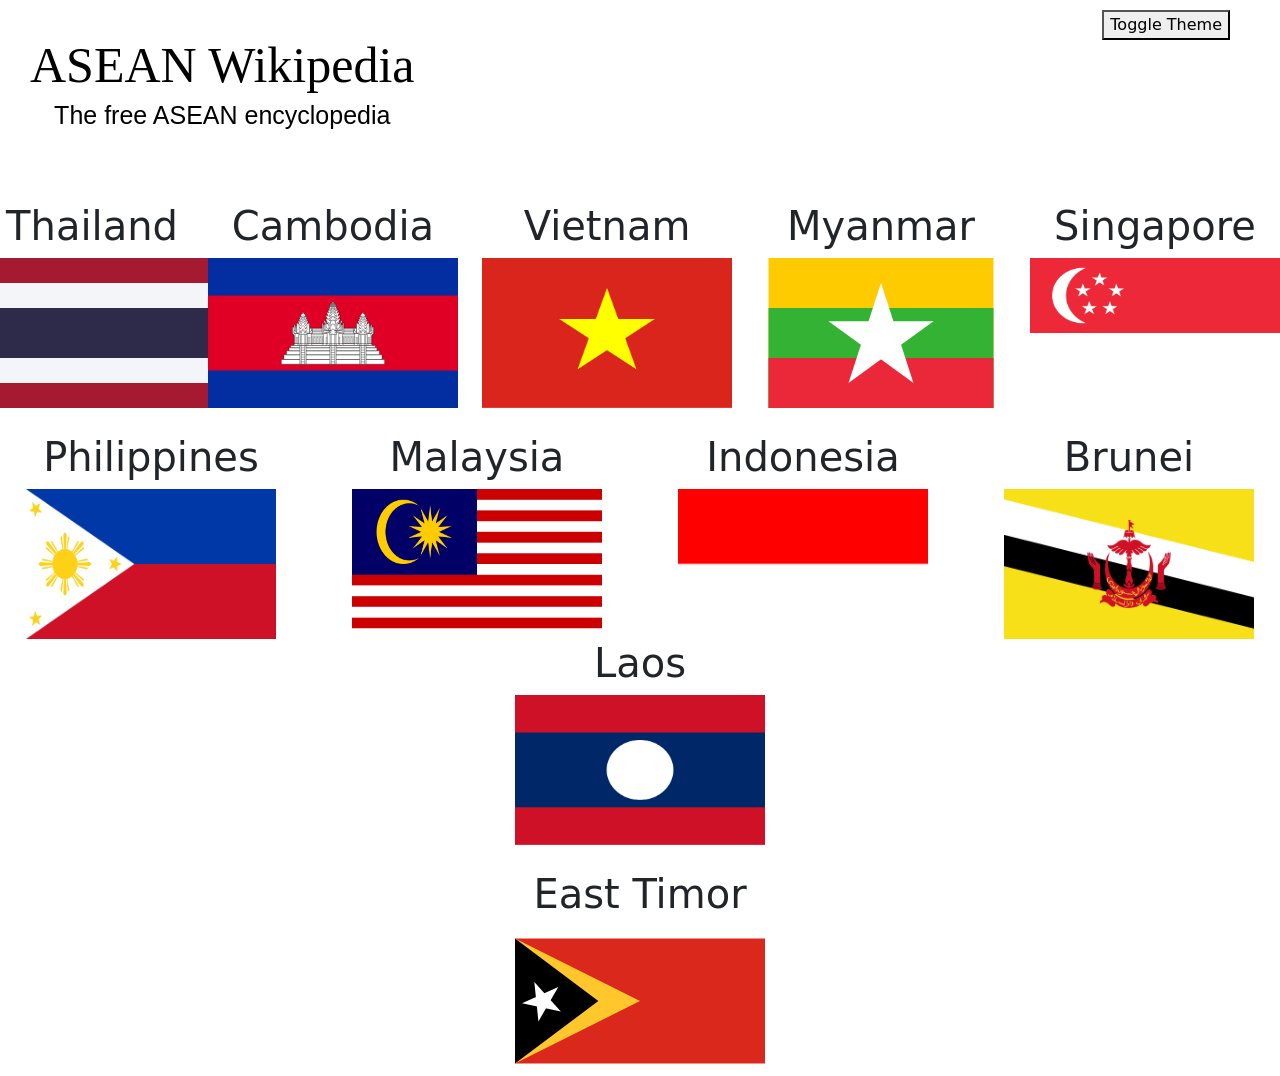
<file: index.html>
<!DOCTYPE html>
<html lang="en">
<head>
    <meta charset="UTF-8">
    <meta name="viewport" content="width=device-width, initial-scale=1.0">
    <title>ASEAN pedia</title>
     <link href="https://cdn.jsdelivr.net/npm/bootstrap@5.0.2/dist/css/bootstrap.min.css" rel="stylesheet" integrity="sha384-EVSTQN3/azprG1Anm3QDgpJLIm9Nao0Yz1ztcQTwFspd3yD65VohhpuuCOmLASjC" crossorigin="anonymous"> <!-- Bootstrap CSS -->
    <style>
        .title{
            font-family: 'Times New Roman', Times, serif;
            font-size: 50px;
            margin-top: 40px; 
            margin-left: auto;
            line-height: 0%;
        }
        .sub-title{
            font-size: 25px;
            font-family: 'Gill Sans', 'Gill Sans MT', Calibri, 'Trebuchet MS', sans-serif;
            margin-top: 0%; 
            margin-left: auto;
        }
        .flags{
            margin-left: auto;
        }
        .thailand{
            height: 100px;
            width: 100px;
            margin-right: 0%;
        }
        .placeholder{
            height: 100px;
            width: 100px;
        }
        .row1-flags{
            margin-top: 50px;
        }
        .row2-flags{
            margin-top: 25px;
        }
        .row3-flags{
            margin-top: 25px;
        }
        .theme-button{
            position: absolute;
            top: 10px;
            right: 50px;
        }
        .dark-theme {
            background-color: #000000;
            color: #ffffff;
            a {
                color: #ffffff;
            } 
        }
        .title-button{
            background-color: transparent;
            border: none;
        }
        .title-all{
            text-decoration: none;
            color: black;
            
        }
    </style>
</head>
<body>
    <button class="theme-button" onclick="toggleTheme()">Toggle Theme</button> <!-- Theme button -->
    <button class=title-button> <!-- Title and subtitle -->
      <a href="index.html" class="title-all" style="margin-left: 20px; margin-top: 20px;">
      <div class="row title">
            <p> ASEAN Wikipedia <p>
       </div>
       <div class="row sub-title">
            <p>The free ASEAN encyclopedia</p>
         </div>
     </a>
    </button>

    <div class="row row1-flags" style="text-align: center;"> <!-- Row 1 of flags -->
        <div class="col thailand">
            <h1>Thailand</h1>
            <a href="Thailand.html">
                <img src="Flags/Flag_of_Thailand.svg" alt="Flag_of_Thailand" width="250px" height="150px">
            </a>
        </div> 
        <div class="col cambodia">
            <h1>Cambodia</h1>
            <a href="Cambodia.html">
                <img src="Flags/Flag_of_Cambodia.svg" alt="Flag_of_Cambodia" width="250px" height="150px">
            </a>
        </div>
        <div class="col vietnam">
            <h1>Vietnam</h1>
            <a href="Vietnam.html">
                <img src="Flags/Flag_of_Vietnam.svg.webp" alt="Flag_of_Vietnam" width="250px" height="150px">
            </a>
        </div>
        <div class="col myanmar">
            <h1>Myanmar</h1>
            <a href="Myanmar.html">
                <img src="Flags/Flag_of_Myanmar.svg" alt="Flag_of_Myanmar" width="250px" height="150px">
            </a>    
        </div>
        <div class="col singapore">
            <h1>Singapore</h1>
            <a href="Singapore.html">
                <img src="Flags/Flag_of_Singapore.svg.webp" alt="Flag_of_Singapore" width="250px" height="150px">
            </a>
        </div>
    </div>
    <div class="row row2-flags" style="text-align: center;"> <!-- Row 2 of flags -->
        <div class="col philippines">
            <h1>Philippines</h1>
            <a href="Philippines.html">
                <img src="Flags/Flag_of_the_Philippines.svg.webp" alt="Flag_of_the_Philippines" width="250px" height="150px">
            </a>
        </div> 
        <div class="col malaysia">
         <h1>Malaysia</h1>
            <a href="Malaysia.html">
                <img src="Flags/Flag_of_Malaysia.svg.webp" alt="Flag_of_Malaysia" width="250px" height="150px">
            </a>
        </div>
        <div class="col indonesia">
            <h1>Indonesia</h1>
            <a href="Indonesia.html">
                <img src="Flags/Flag_of_Indonesia.svg.webp" alt="Flag_of_Indonesia" width="250px" height="150px">
            </a>
        </div>
        <div class="col brunei">
            <h1>Brunei</h1>
            <a href="Brunei.html">
                <img src="Flags/Flag_of_Brunei.svg.webp" alt="Flag_of_Brunei" width="250px" height="150px">
            </a>
        </div>
        <div class="col laos">
            <h1>Laos</h1>
            <a href="Laos.html">
                <img src="Flags/Flag_of_Laos.svg.webp" alt="Flag_of_Laos" width="250px" height="150px">
            </a>
        </div>
    </div>
    <div class="row row3-flags" style="text-align: center;"> <!-- Row 3 of flags -->
        <div class="col east-timor">
            <h1>East Timor</h1>
            <a href="East_Timor.html">
                <img src="Flags/Flag_of_East_Timor.svg" alt="Flag_of_East_Timor" width="250px" height="150px">
            </a>
        </div>




    <script>
        function toggleTheme() {
            document.body.classList.toggle('dark-theme'); <!-- Function to toggle between light and dark theme -->
        }
    </script>
</body>
</html>
</file>
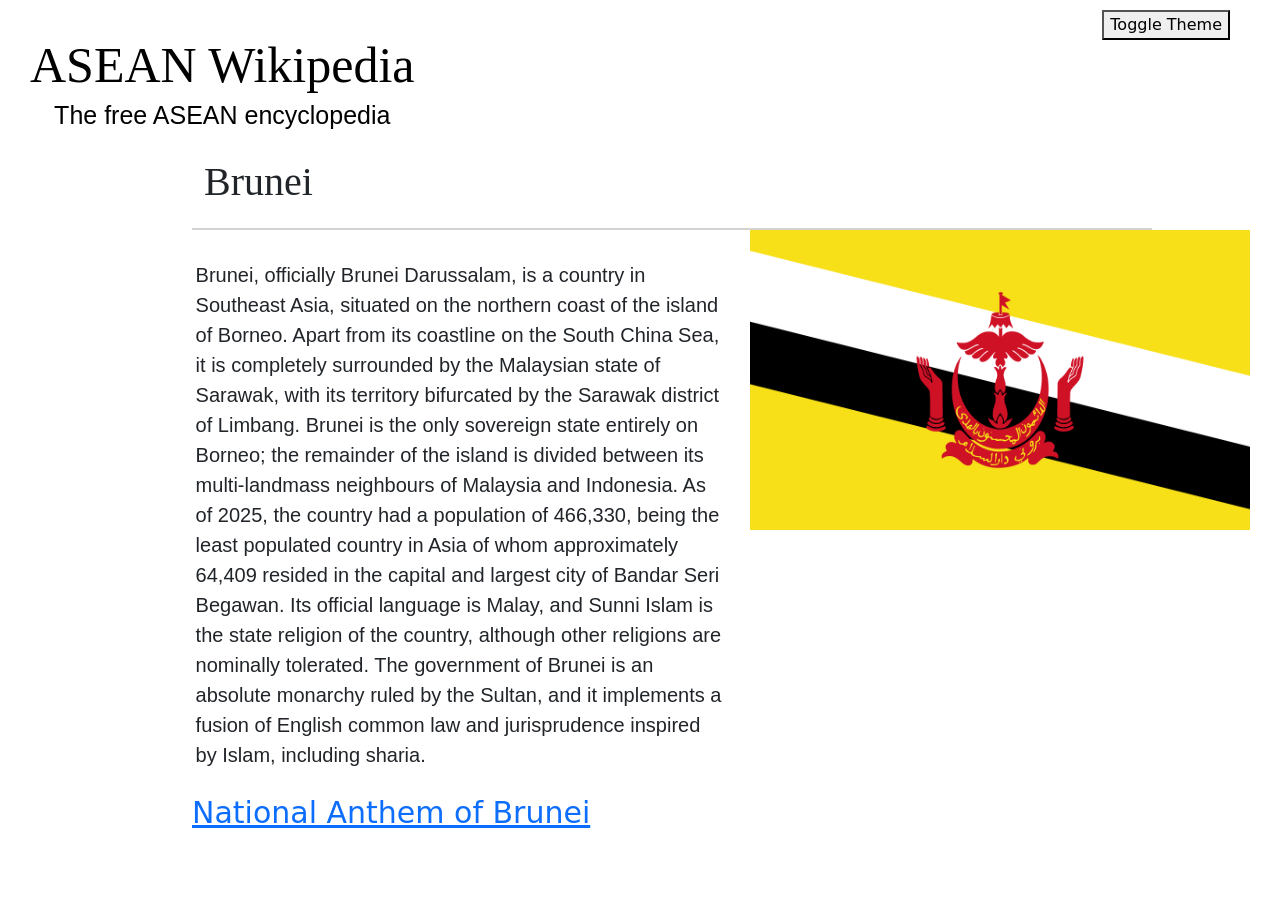
<file: Brunei.html>
<!DOCTYPE html>
<html lang="en">
<head>
    <meta charset="UTF-8">
    <meta name="viewport" content="width=device-width, initial-scale=1.0">
    <title>Brunei</title>
    <link href="https://cdn.jsdelivr.net/npm/bootstrap@5.0.2/dist/css/bootstrap.min.css" rel="stylesheet" integrity="sha384-EVSTQN3/azprG1Anm3QDgpJLIm9Nao0Yz1ztcQTwFspd3yD65VohhpuuCOmLASjC" crossorigin="anonymous">
    <link href="style.css" rel="stylesheet">
</head>
<body>
    <button class="theme-button" onclick="toggleTheme()">Toggle Theme</button>
    <button class="theme-button" onclick="toggleTheme()">Toggle Theme</button> <!-- Theme button -->
    <button class=title-button> <!-- Title and subtitle -->
      <a href="index.html" class="title-all" style="margin-left: 20px; margin-top: 20px;">
      <div class="row title">
            <p> ASEAN Wikipedia <p>
       </div>
       <div class="row sub-title">
            <p>The free ASEAN encyclopedia</p>
         </div>
     </a>
    </button>
    <div class="row title-country">
        <p>Brunei</p>
    </div>
    <div class="row">
        <div class="col body">
          Brunei, officially Brunei Darussalam, is a country in Southeast Asia, situated on the northern coast of the island of Borneo. Apart from its coastline on the South China Sea, it is completely surrounded by the Malaysian state of Sarawak, with its territory bifurcated by the Sarawak district of Limbang. Brunei is the only sovereign state entirely on Borneo; the remainder of the island is divided between its multi-landmass neighbours of Malaysia and Indonesia. As of 2025, the country had a population of 466,330, being the least populated country in Asia of whom approximately 64,409 resided in the capital and largest city of Bandar Seri Begawan. Its official language is Malay, and Sunni Islam is the state religion of the country, although other religions are nominally tolerated. The government of Brunei is an absolute monarchy ruled by the Sultan, and it implements a fusion of English common law and jurisprudence inspired by Islam, including sharia.
       </div>
       <div class="col img">
        <img src="Flags/Flag_of_Brunei.svg.webp" alt="Flag_of_Brunei" width="500px" height="300px">
       </div>
    </div>
    <div class="col National-Anthem">
        <a href="https://www.youtube.com/watch?v=q-v4-l8T0RM" target="_blank">National Anthem of Brunei</a>
    </div>
     <script>
        function toggleTheme() {
            document.body.classList.toggle("dark-theme");
        }
    </script>   
</body>
</html>
</file>
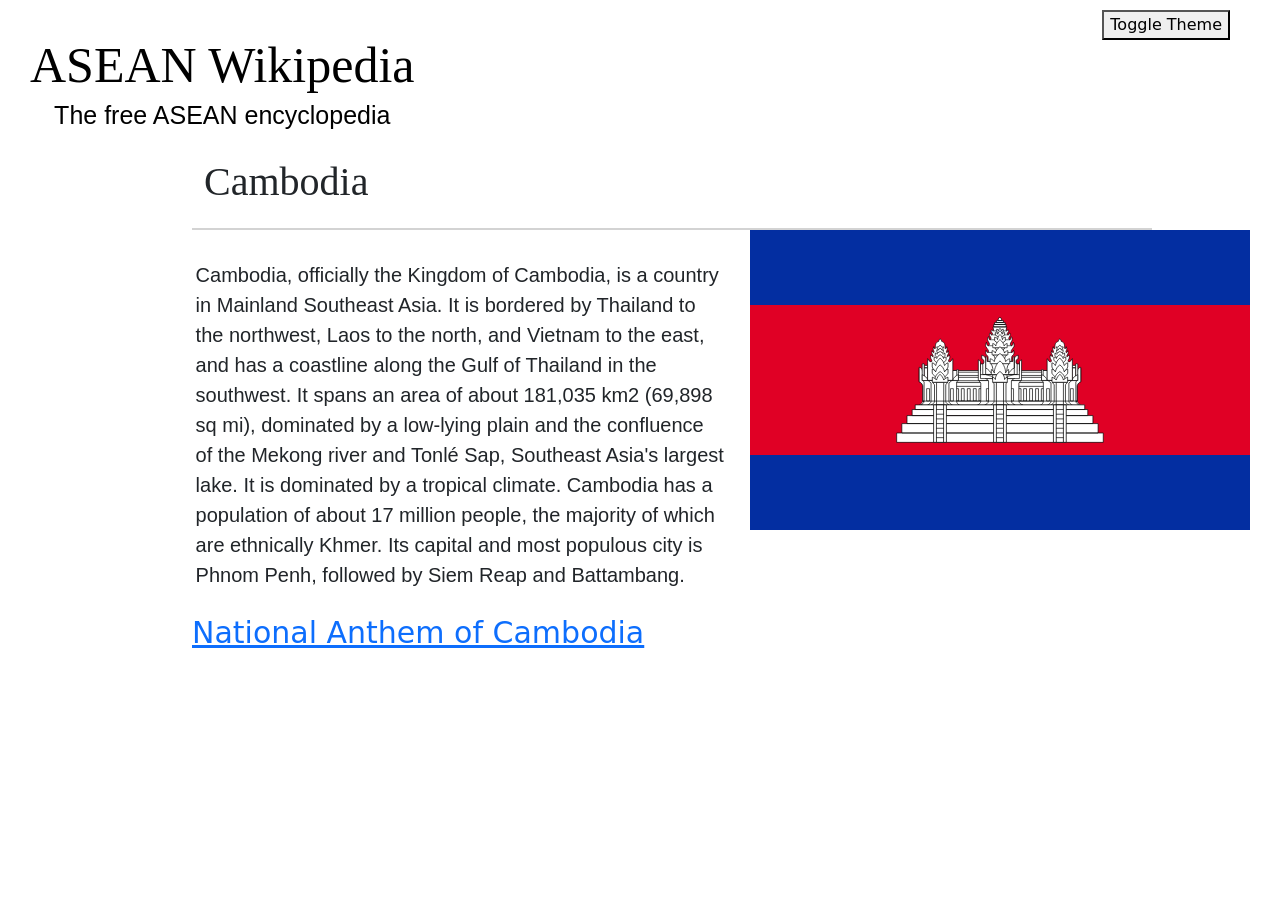
<file: Cambodia.html>
<!DOCTYPE html>
<html lang="en">
<head>
    <meta charset="UTF-8">
    <meta name="viewport" content="width=device-width, initial-scale=1.0">
    <title>Cambodia</title>
    <link href="https://cdn.jsdelivr.net/npm/bootstrap@5.0.2/dist/css/bootstrap.min.css" rel="stylesheet" integrity="sha384-EVSTQN3/azprG1Anm3QDgpJLIm9Nao0Yz1ztcQTwFspd3yD65VohhpuuCOmLASjC" crossorigin="anonymous">
    <link href="style.css" rel="stylesheet">
</head>
<body>
    <button class="theme-button" onclick="toggleTheme()">Toggle Theme</button>
    <button class=title-button>
      <a href="index.html" class="title-all" style="margin-left: 20px; margin-top: 20px;">
      <div class="row title">
            <p> ASEAN Wikipedia <p>
       </div>
       <div class="row sub-title">
            <p>The free ASEAN encyclopedia</p>
         </div>
     </a>
    </button>
    <div class="row title-country">
        <p>Cambodia</p>
    </div>
    <div class="row">
    <div class="col body">
       Cambodia, officially the Kingdom of Cambodia, is a country in Mainland Southeast Asia. It is bordered by Thailand to the northwest, Laos to the north, and Vietnam to the east, and has a coastline along the Gulf of Thailand in the southwest. It spans an area of about 181,035 km2 (69,898 sq mi), dominated by a low-lying plain and the confluence of the Mekong river and Tonlé Sap, Southeast Asia's largest lake. It is dominated by a tropical climate. Cambodia has a population of about 17 million people, the majority of which are ethnically Khmer. Its capital and most populous city is Phnom Penh, followed by Siem Reap and Battambang.
    </div>
    <div class="col img">
        <img src="Flags/Flag_of_Cambodia.svg" alt="Flag_of_Cambodia" width="500px" height="300px">
    </div>
    </div>
    <div class="col National-Anthem">
        <a href="https://www.youtube.com/watch?v=90GWkTEM6Tg" target="_blank">National Anthem of Cambodia</a>
    </div>
    <script>
        function toggleTheme() {
            document.body.classList.toggle("dark-theme");
        }
    </script>
</body>
</html>
</file>
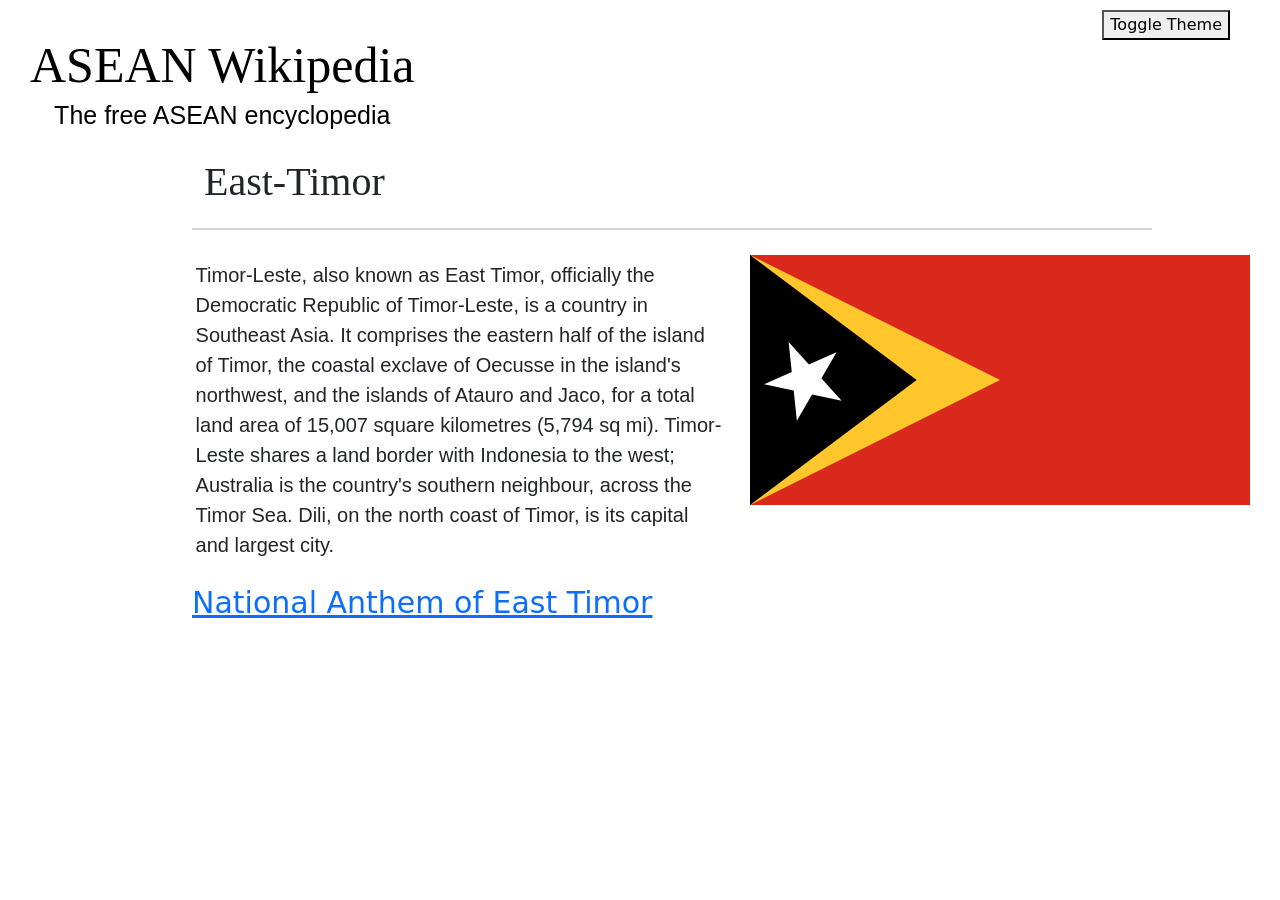
<file: East_Timor.html>
<!DOCTYPE html>
<html lang="en">
<head>
    <meta charset="UTF-8">
    <meta name="viewport" content="width=device-width, initial-scale=1.0">
    <title>East-Timor</title>
    <link href="https://cdn.jsdelivr.net/npm/bootstrap@5.0.2/dist/css/bootstrap.min.css" rel="stylesheet" integrity="sha384-EVSTQN3/azprG1Anm3QDgpJLIm9Nao0Yz1ztcQTwFspd3yD65VohhpuuCOmLASjC" crossorigin="anonymous">
    <link href="style.css" rel="stylesheet">
</head>
<body>
    <button class="theme-button" onclick="toggleTheme()">Toggle Theme</button>
    <button class=title-button>
      <a href="index.html" class="title-all" style="margin-left: 20px; margin-top: 20px;">
      <div class="row title">
            <p> ASEAN Wikipedia <p>
       </div>
       <div class="row sub-title">
            <p>The free ASEAN encyclopedia</p>
         </div>
     </a>
    </button>
    <div class="row title-country">
        <p>East-Timor</p>
    </div>
    <div class="row">
    <div class="col body">
        Timor-Leste, also known as East Timor, officially the Democratic Republic of Timor-Leste, is a country in Southeast Asia. It comprises the eastern half of the island of Timor, the coastal exclave of Oecusse in the island's northwest, and the islands of Atauro and Jaco, for a total land area of 15,007 square kilometres (5,794 sq mi). Timor-Leste shares a land border with Indonesia to the west; Australia is the country's southern neighbour, across the Timor Sea. Dili, on the north coast of Timor, is its capital and largest city.
    </div>
    <div class="col img">
        <img src="Flags/Flag_of_East_Timor.svg" alt="Flag_of_East_Timor" width="500px" height="300px">
    </div>
    </div>
    <div class="col National-Anthem">
        <a href="https://www.youtube.com/watch?v=IBPplkNd7pA" target="_blank">National Anthem of East Timor</a>
    </div>
<script>
        function toggleTheme() {
            document.body.classList.toggle("dark-theme");
        }
    </script>    
</body>
</html>
</file>
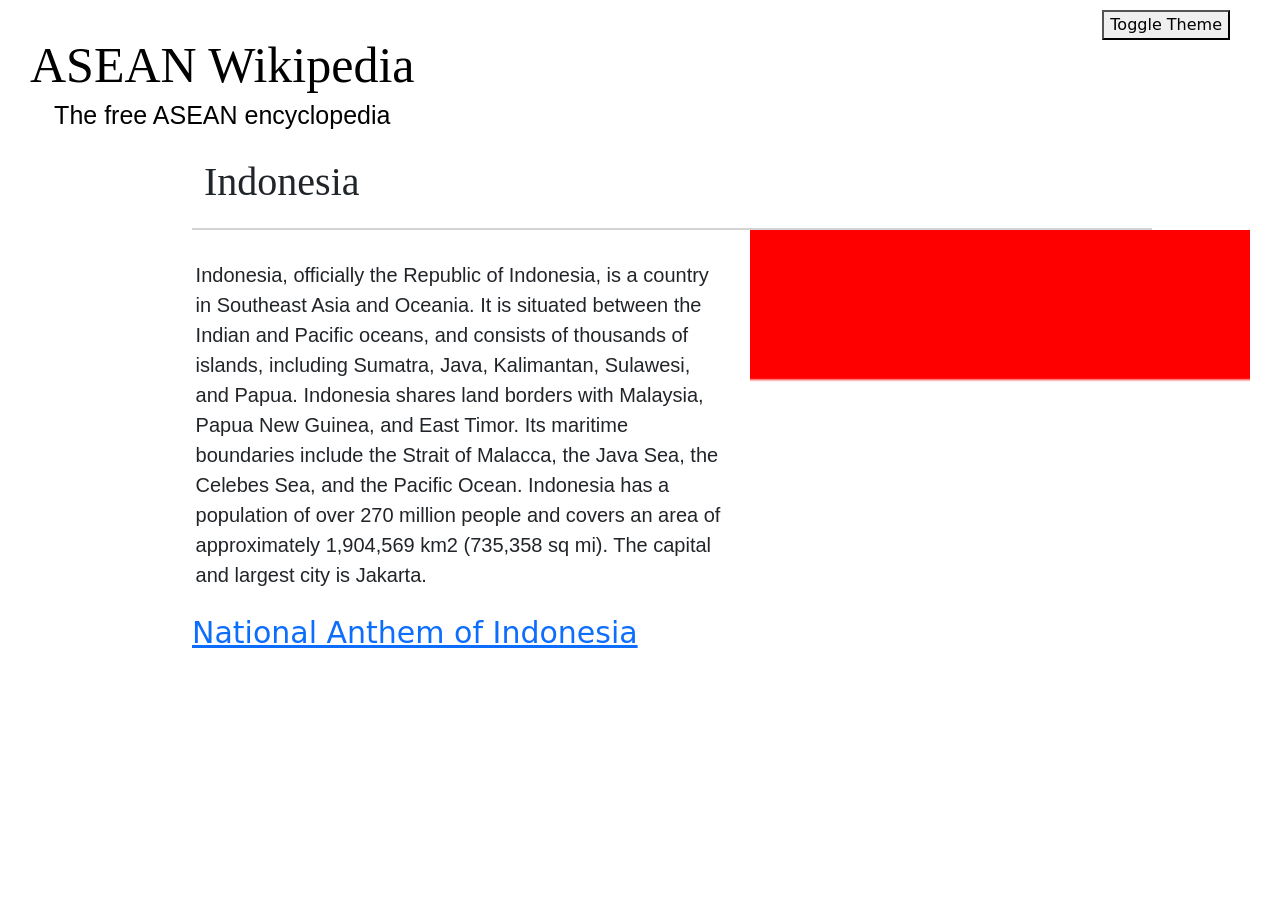
<file: Indonesia.html>
<!DOCTYPE html>
<html lang="en">
<head>
    <meta charset="UTF-8">
    <meta name="viewport" content="width=device-width, initial-scale=1.0">
    <title>Indonesia</title>
    <link href="https://cdn.jsdelivr.net/npm/bootstrap@5.0.2/dist/css/bootstrap.min.css" rel="stylesheet" integrity="sha384-EVSTQN3/azprG1Anm3QDgpJLIm9Nao0Yz1ztcQTwFspd3yD65VohhpuuCOmLASjC" crossorigin="anonymous">
    <link href="style.css" rel="stylesheet">
</head>
<body>
    <button class="theme-button" onclick="toggleTheme()">Toggle Theme</button>
    <button class=title-button>
      <a href="index.html" class="title-all" style="margin-left: 20px; margin-top: 20px;">
      <div class="row title">
            <p> ASEAN Wikipedia <p>
       </div>
       <div class="row sub-title">
            <p>The free ASEAN encyclopedia</p>
         </div>
     </a>
    </button>
    <div class="row title-country">
        <p>Indonesia</p>
    </div>
    <div class="row">
    <div class="col body">
        Indonesia, officially the Republic of Indonesia, is a country in Southeast Asia and Oceania. It is situated between the Indian and Pacific oceans, and consists of thousands of islands, including Sumatra, Java, Kalimantan, Sulawesi, and Papua. Indonesia shares land borders with Malaysia, Papua New Guinea, and East Timor. Its maritime boundaries include the Strait of Malacca, the Java Sea, the Celebes Sea, and the Pacific Ocean. Indonesia has a population of over 270 million people and covers an area of approximately 1,904,569 km2 (735,358 sq mi). The capital and largest city is Jakarta.
    </div>
    <div class="col img">
        <img src="Flags/Flag_of_Indonesia.svg.webp" alt="Flag_of_Indonesia" width="500px" height="300px">
    </div>
    </div>
    <div class="col National-Anthem">
        <a href="https://www.youtube.com/watch?v=Rc2dG7uMlhA" target="_blank">National Anthem of Indonesia</a>
    </div>
    <script>
        function toggleTheme() {
            document.body.classList.toggle("dark-theme");
        }
    </script>
    
    
</body>
</html>
</file>
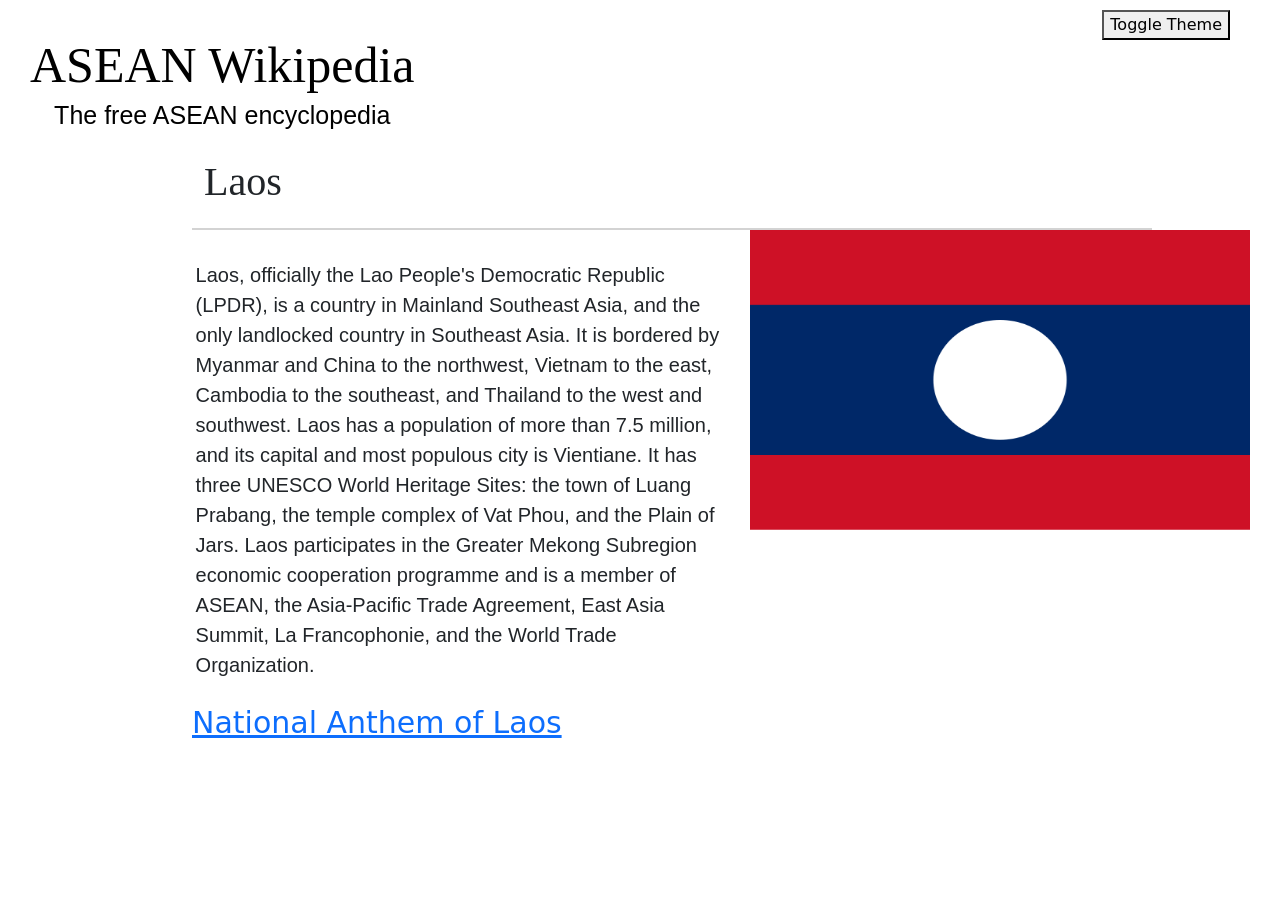
<file: Laos.html>
<!DOCTYPE html>
<html lang="en">
<head>
    <meta charset="UTF-8">
    <meta name="viewport" content="width=device-width, initial-scale=1.0">
    <title>Laos</title>
    <link href="https://cdn.jsdelivr.net/npm/bootstrap@5.0.2/dist/css/bootstrap.min.css" rel="stylesheet" integrity="sha384-EVSTQN3/azprG1Anm3QDgpJLIm9Nao0Yz1ztcQTwFspd3yD65VohhpuuCOmLASjC" crossorigin="anonymous">
    <link href="style.css" rel="stylesheet">
</head>
<body>
    <button class="theme-button" onclick="toggleTheme()">Toggle Theme</button>
    <button class=title-button>
      <a href="index.html" class="title-all" style="margin-left: 20px; margin-top: 20px;">
      <div class="row title">
            <p> ASEAN Wikipedia <p>
       </div>
       <div class="row sub-title">
            <p>The free ASEAN encyclopedia</p>
         </div>
     </a>
    </button>
    <div class="row title-country">
        <p>Laos</p>
    </div>
    <div class="row">
    <div class="col body">
        Laos, officially the Lao People's Democratic Republic (LPDR), is a country in Mainland Southeast Asia, and the only landlocked country in Southeast Asia. It is bordered by Myanmar and China to the northwest, Vietnam to the east, Cambodia to the southeast, and Thailand to the west and southwest. Laos has a population of more than 7.5 million, and its capital and most populous city is Vientiane. It has three UNESCO World Heritage Sites: the town of Luang Prabang, the temple complex of Vat Phou, and the Plain of Jars. Laos participates in the Greater Mekong Subregion economic cooperation programme and is a member of ASEAN, the Asia-Pacific Trade Agreement, East Asia Summit, La Francophonie, and the World Trade Organization.
    </div>
    <div class="col img">
        <img src="Flags/Flag_of_Laos.svg.webp" alt="Flag_of_Laos" width="500px" height="300px">
    </div>
    </div>
    <div class="col National-Anthem">
        <a href="https://www.youtube.com/watch?v=SshY4hyE0Dc" target="_blank">National Anthem of Laos</a>
    </div>
     
     <script>
        function toggleTheme() {
            document.body.classList.toggle('dark-theme');
        }
    </script>

        
    
    
</body>
</html>
</file>
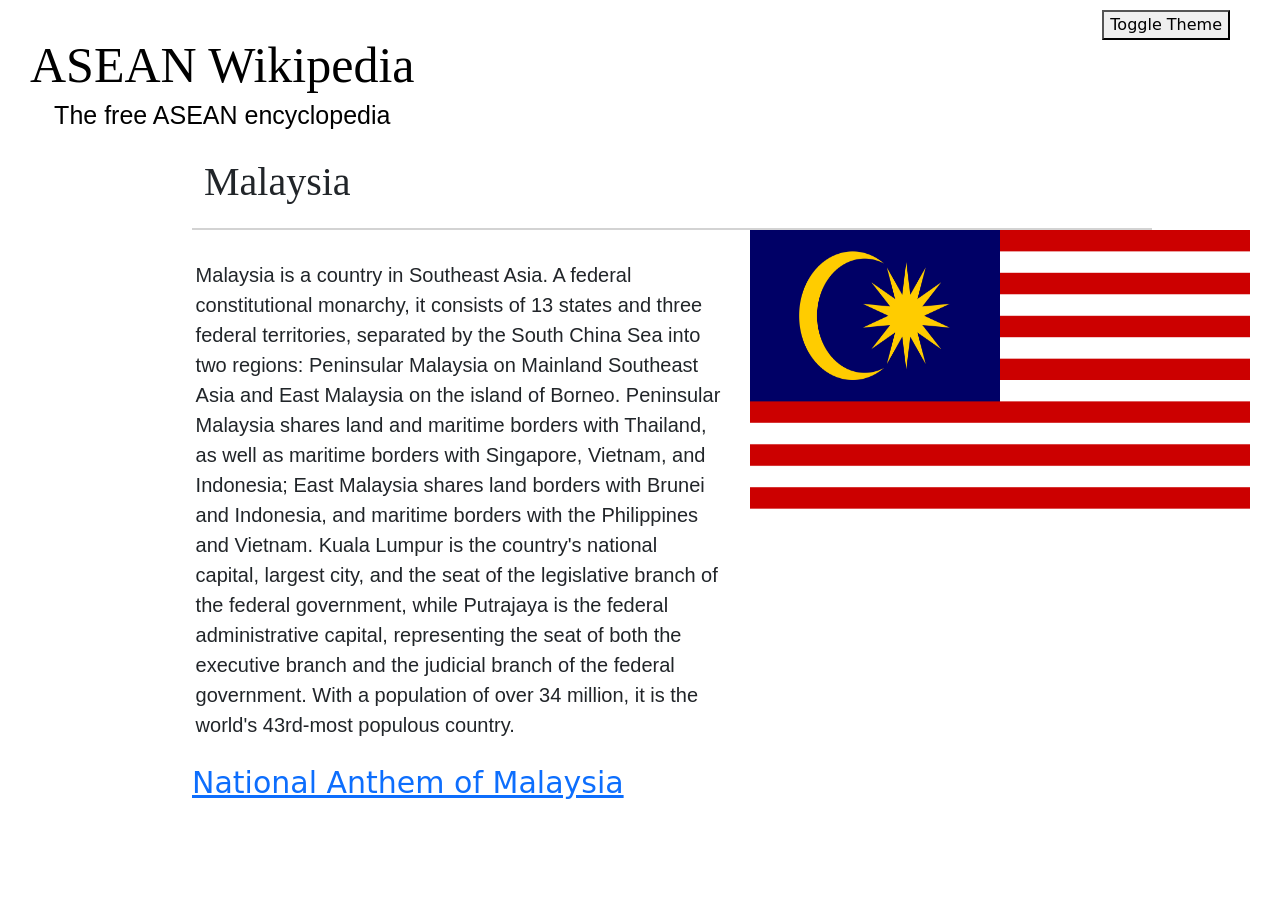
<file: Malaysia.html>
<!DOCTYPE html>
<html lang="en">
<head>
    <meta charset="UTF-8">
    <meta name="viewport" content="width=device-width, initial-scale=1.0">
    <title>Malaysia</title>
    <link href="https://cdn.jsdelivr.net/npm/bootstrap@5.0.2/dist/css/bootstrap.min.css" rel="stylesheet" integrity="sha384-EVSTQN3/azprG1Anm3QDgpJLIm9Nao0Yz1ztcQTwFspd3yD65VohhpuuCOmLASjC" crossorigin="anonymous">
    <link href="style.css" rel="stylesheet">
</head>
<body>
    <button class="theme-button" onclick="toggleTheme()">Toggle Theme</button>  
    <button class=title-button>
      <a href="index.html" class="title-all" style="margin-left: 20px; margin-top: 20px;">
      <div class="row title">
            <p> ASEAN Wikipedia <p>
       </div>
       <div class="row sub-title">
            <p>The free ASEAN encyclopedia</p>
         </div>
     </a>
    </button>
    <div class="row title-country">
        <p>Malaysia</p>
    </div>
    <div class="row">
    <div class="col body">
       Malaysia is a country in Southeast Asia. A federal constitutional monarchy, it consists of 13 states and three federal territories, separated by the South China Sea into two regions: Peninsular Malaysia on Mainland Southeast Asia and East Malaysia on the island of Borneo. Peninsular Malaysia shares land and maritime borders with Thailand, as well as maritime borders with Singapore, Vietnam, and Indonesia; East Malaysia shares land borders with Brunei and Indonesia, and maritime borders with the Philippines and Vietnam. Kuala Lumpur is the country's national capital, largest city, and the seat of the legislative branch of the federal government, while Putrajaya is the federal administrative capital, representing the seat of both the executive branch and the judicial branch of the federal government. With a population of over 34 million, it is the world's 43rd-most populous country.
    </div>
    <div class="col img">
        <img src="Flags/Flag_of_Malaysia.svg.webp" alt="Flag_of_Malaysia" width="500px" height="300px">
    </div>
    </div>
    <div class="col National-Anthem">
        <a href="https://www.youtube.com/watch?v=y5DaYQ3HNQk" target="_blank">National Anthem of Malaysia</a>
    </div>  
       <script>
        function toggleTheme() {
            document.body.classList.toggle('dark-theme');
        }
     </script>
    
</body>
</html>
</file>
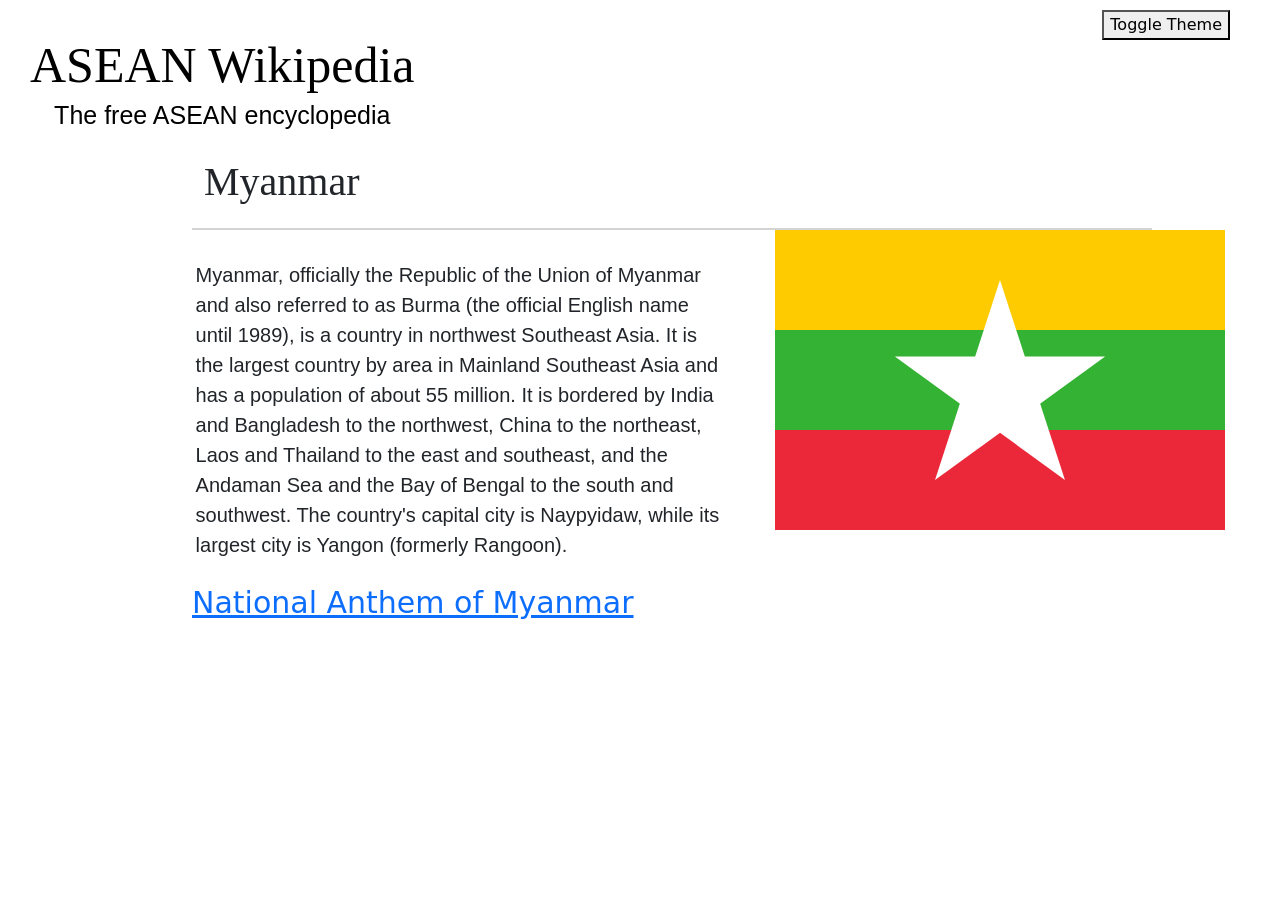
<file: Myanmar.html>
<!DOCTYPE html>
<html lang="en">
<head>
    <meta charset="UTF-8">
    <meta name="viewport" content="width=device-width, initial-scale=1.0">
    <title>Myanmar</title>
    <link href="https://cdn.jsdelivr.net/npm/bootstrap@5.0.2/dist/css/bootstrap.min.css" rel="stylesheet" integrity="sha384-EVSTQN3/azprG1Anm3QDgpJLIm9Nao0Yz1ztcQTwFspd3yD65VohhpuuCOmLASjC" crossorigin="anonymous">
    <link href="style.css" rel="stylesheet">
</head>
<body>
    <button class="theme-button" onclick="toggleTheme()">Toggle Theme</button>
     <button class=title-button>
      <a href="index.html" class="title-all" style="margin-left: 20px; margin-top: 20px;">
      <div class="row title">
            <p> ASEAN Wikipedia <p>
       </div>
       <div class="row sub-title">
            <p>The free ASEAN encyclopedia</p>
         </div>
     </a>
    </button>
    <div class="row title-country">
        <p>Myanmar</p>
    </div>
    <div class="row">
    <div class="col body">
        Myanmar, officially the Republic of the Union of Myanmar and also referred 
        to as Burma (the official English name until 1989), is a country in northwest Southeast Asia.
         It is the largest country by area in Mainland Southeast Asia and has a population of about 55 million.
          It is bordered by India and Bangladesh to the northwest, China to the northeast, Laos and Thailand to the east and southeast, and the Andaman Sea and the Bay of Bengal to the south and southwest.
           The country's capital city is Naypyidaw, while its largest city is Yangon (formerly Rangoon).
    </div>
    <div class="col img">
        <img src="Flags/Flag_of_Myanmar.svg" alt="Flag_of_Myanmar" width="500px" height="300px">

    </div>
    </div>
    <div class="col National-Anthem">
        <a href="https://www.youtube.com/watch?v=JKZTzsRSycY" target="_blank">National Anthem of Myanmar</a>
    </div>
    <script>
        function toggleTheme() {
            document.body.classList.toggle("dark-theme");
        }
    </script>
</body>   
</html>
</file>
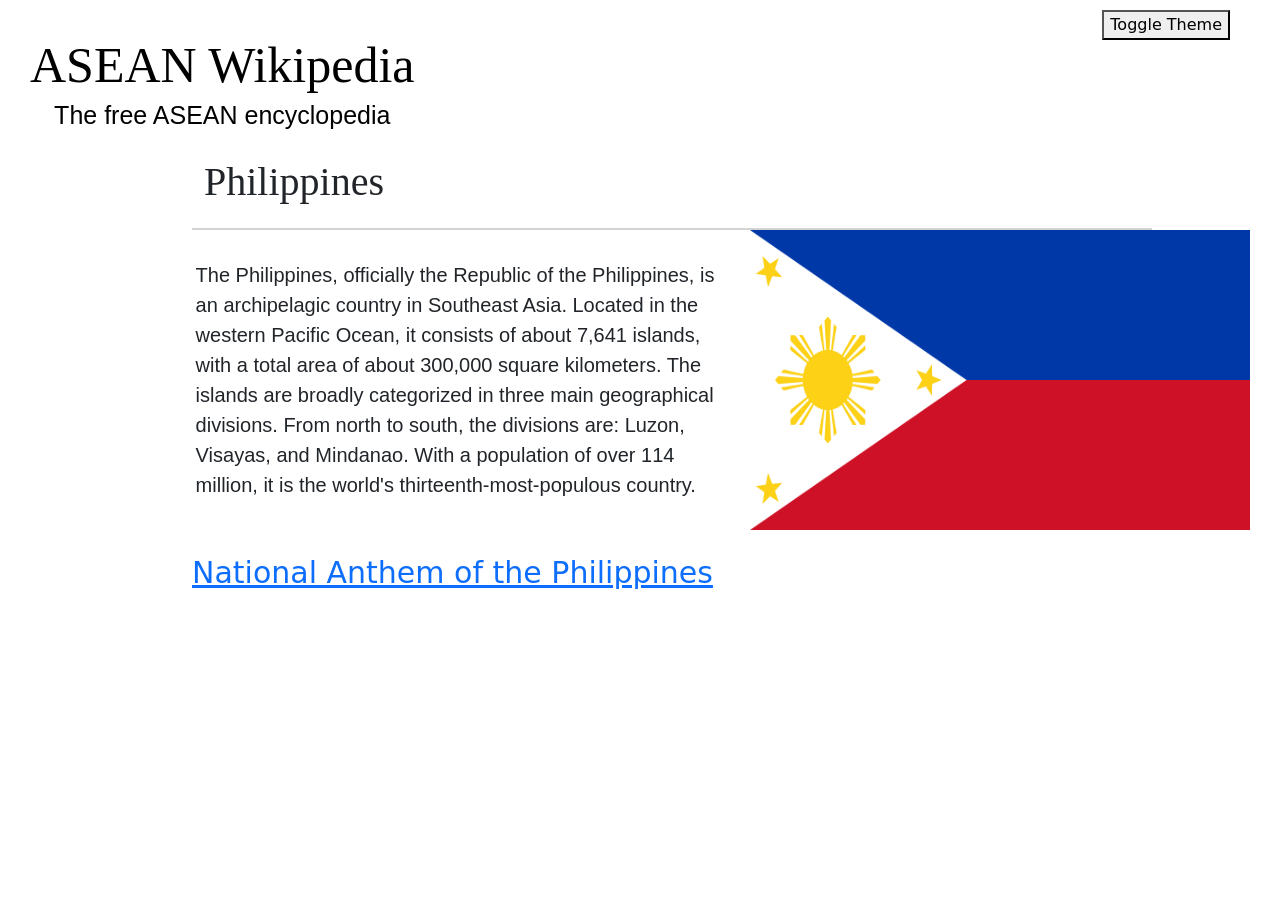
<file: Philippines.html>
<!DOCTYPE html>
<html lang="en">
<head>
    <meta charset="UTF-8">
    <meta name="viewport" content="width=device-width, initial-scale=1.0">
    <title>Philippines</title>
    <link href="https://cdn.jsdelivr.net/npm/bootstrap@5.0.2/dist/css/bootstrap.min.css" rel="stylesheet" integrity="sha384-EVSTQN3/azprG1Anm3QDgpJLIm9Nao0Yz1ztcQTwFspd3yD65VohhpuuCOmLASjC" crossorigin="anonymous">
    <link href="style.css" rel="stylesheet">
</head>
<body>
    <button class="theme-button" onclick="toggleTheme()">Toggle Theme</button>
     <button class=title-button>
      <a href="index.html" class="title-all" style="margin-left: 20px; margin-top: 20px;">
      <div class="row title">
            <p> ASEAN Wikipedia <p>
       </div>
       <div class="row sub-title">
            <p>The free ASEAN encyclopedia</p>
         </div>
     </a>
    </button>
    <div class="row title-country">
        <p>Philippines</p>
    </div>
    <div class="row">
    <div class="col body">
        The Philippines, officially the Republic of the Philippines, is an archipelagic country in Southeast Asia. Located in the western Pacific Ocean, it consists of about 7,641 islands, with a total area of about 300,000 square kilometers. The islands are broadly categorized in three main geographical divisions. From north to south, the divisions are: Luzon, Visayas, and Mindanao. With a population of over 114 million, it is the world's thirteenth-most-populous country.
    </div>
    <div class="col img">
        <img src="Flags/Flag_of_the_Philippines.svg.webp" alt="Flag_of_Philippines" width="500px" height="300px">
    </div>
    </div>
    <div class="col National-Anthem">
        <a href="https://www.youtube.com/watch?v=vTbxglqtLq8" target="_blank">National Anthem of the Philippines</a>
    </div> <!---  --->
<script>
        function toggleTheme() {
            document.body.classList.toggle("dark-theme");
        }
    </script>   
    
</body>
</html>
</file>
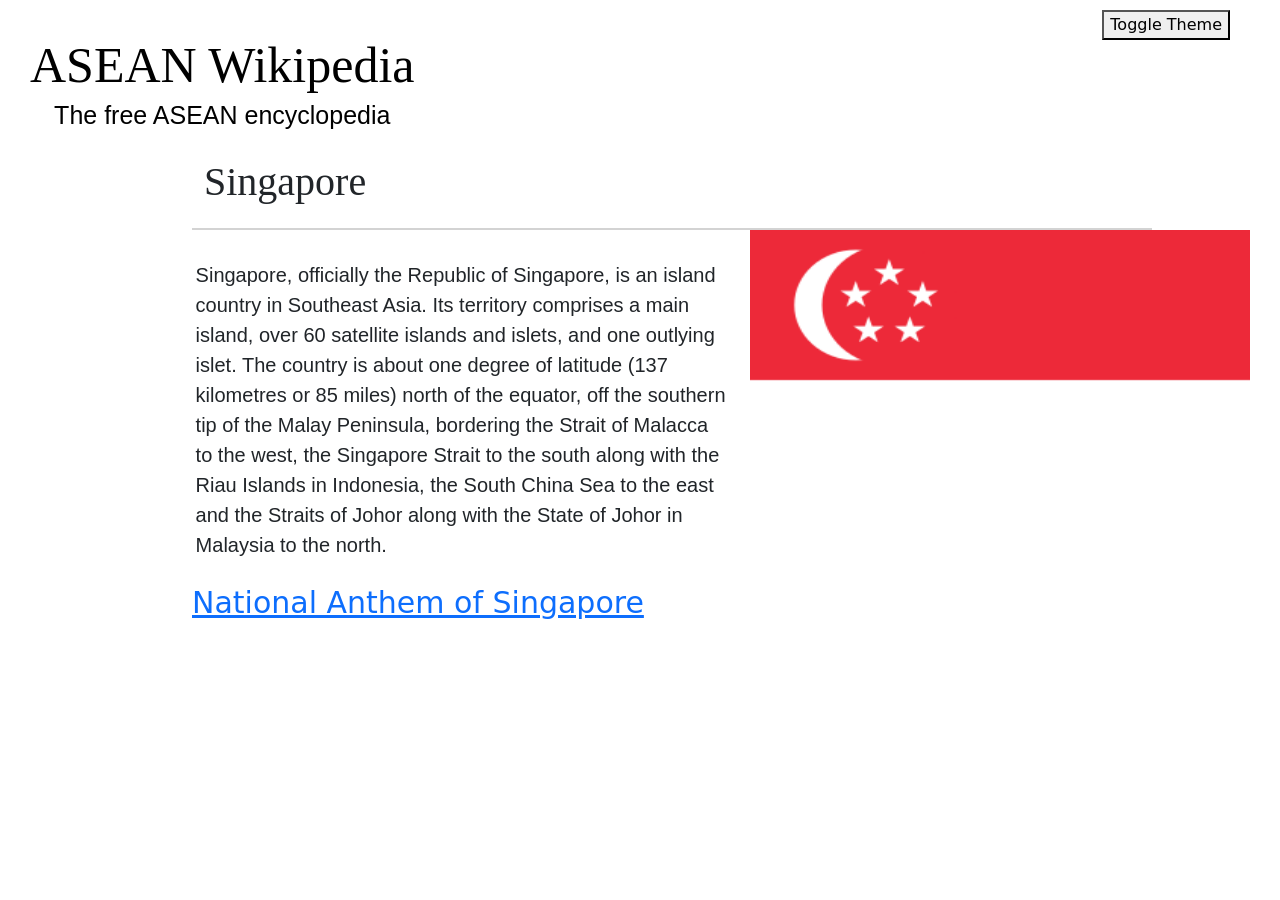
<file: Singapore.html>
<!DOCTYPE html>
<html lang="en">
<head>
    <meta charset="UTF-8">
    <meta name="viewport" content="width=device-width, initial-scale=1.0">
    <title>Singapore</title>
    <link href="https://cdn.jsdelivr.net/npm/bootstrap@5.0.2/dist/css/bootstrap.min.css" rel="stylesheet" integrity="sha384-EVSTQN3/azprG1Anm3QDgpJLIm9Nao0Yz1ztcQTwFspd3yD65VohhpuuCOmLASjC" crossorigin="anonymous">
    <link href="style.css" rel="stylesheet">
</head>
<body>
    <button class="theme-button" onclick="toggleTheme()">Toggle Theme</button>
     <button class=title-button>
      <a href="index.html" class="title-all" style="margin-left: 20px; margin-top: 20px;">
      <div class="row title">
            <p> ASEAN Wikipedia <p>
       </div>
       <div class="row sub-title">
            <p>The free ASEAN encyclopedia</p>
         </div>
     </a>
    </button>
    <div class="row title-country">
        <p>Singapore</p>
    </div>
    <div class="row">
    <div class="col body">
        Singapore, officially the Republic of Singapore, is an island country in Southeast Asia. Its territory comprises a main island, over 60 satellite islands and islets, and one outlying islet. The country is about one degree of latitude (137 kilometres or 85 miles) north of the equator, off the southern tip of the Malay Peninsula, bordering the Strait of Malacca to the west, the Singapore Strait to the south along with the Riau Islands in Indonesia, the South China Sea to the east and the Straits of Johor along with the State of Johor in Malaysia to the north.
    </div>
    <div class="col img">
        <img src="Flags/Flag_of_Singapore.svg.webp" alt="Flag_of_Singapore" width="500px" height="300px">
    </div>
    </div>
    <div class="col National-Anthem">
        <a href="https://www.youtube.com/watch?v=Fdb_O91d92M" target="_blank">National Anthem of Singapore</a>
    </div>
    <script>
        function toggleTheme() {
            document.body.classList.toggle("dark-theme");
        }
    </script>   
</body>
</html>
</file>
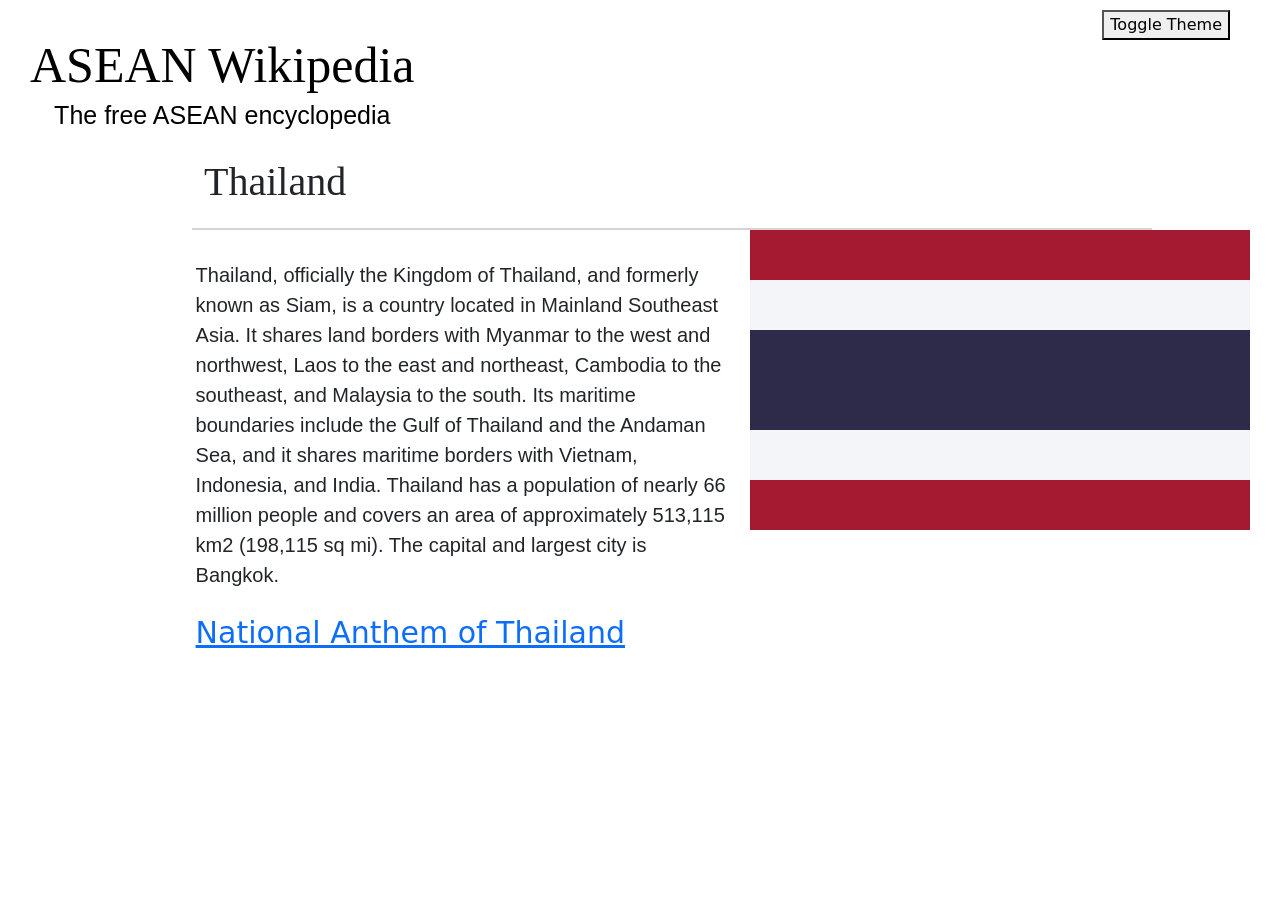
<file: Thailand.html>
<!DOCTYPE html>
<html lang="en">
<head>
    <meta charset="UTF-8">
    <meta name="viewport" content="width=device-width, initial-scale=1.0">
    <title>Thailand</title>
    <link href="https://cdn.jsdelivr.net/npm/bootstrap@5.0.2/dist/css/bootstrap.min.css" rel="stylesheet" integrity="sha384-EVSTQN3/azprG1Anm3QDgpJLIm9Nao0Yz1ztcQTwFspd3yD65VohhpuuCOmLASjC" crossorigin="anonymous">
    <link href="style.css" rel="stylesheet">
</head>
<body>
    <button class="theme-button" onclick="toggleTheme()">Toggle Theme</button>
    <button class=title-button>
      <a href="index.html" class="title-all" style="margin-left: 20px; margin-top: 20px;">
      <div class="row title">
            <p> ASEAN Wikipedia <p>
       </div>
       <div class="row sub-title">
            <p>The free ASEAN encyclopedia</p>
         </div>
     </a>
    </button>
    <div class="row title-country">
        <p>Thailand</p>
    </div>
    <div class="row">
    <div class="col body">
        Thailand, officially the Kingdom of Thailand, and formerly known as Siam, is a country located in Mainland Southeast Asia. It shares land borders with Myanmar to the west and northwest, Laos to the east and northeast, Cambodia to the southeast, and Malaysia to the south. Its maritime boundaries include the Gulf of Thailand and the Andaman Sea, and it shares maritime borders with Vietnam, Indonesia, and India. Thailand has a population of nearly 66 million people and covers an area of approximately 513,115 km2 (198,115 sq mi). The capital and largest city is Bangkok.
    </div>
    <div class="col img">
        <img src="Flags/Flag_of_Thailand.svg" alt="Flag_of_Thailand" width="500px" height="300px">     
    </div>
    </div>
    <div class="row body2">
        <div class="col National-Anthem">
        <a href="https://www.youtube.com/watch?v=BrcGzLIEsAU" target="_blank">National Anthem of Thailand</a>
    </div>
    
         <script>
            function toggleTheme() {
            document.body.classList.toggle('dark-theme');
         }
        </script>

</body>
</html>
</file>
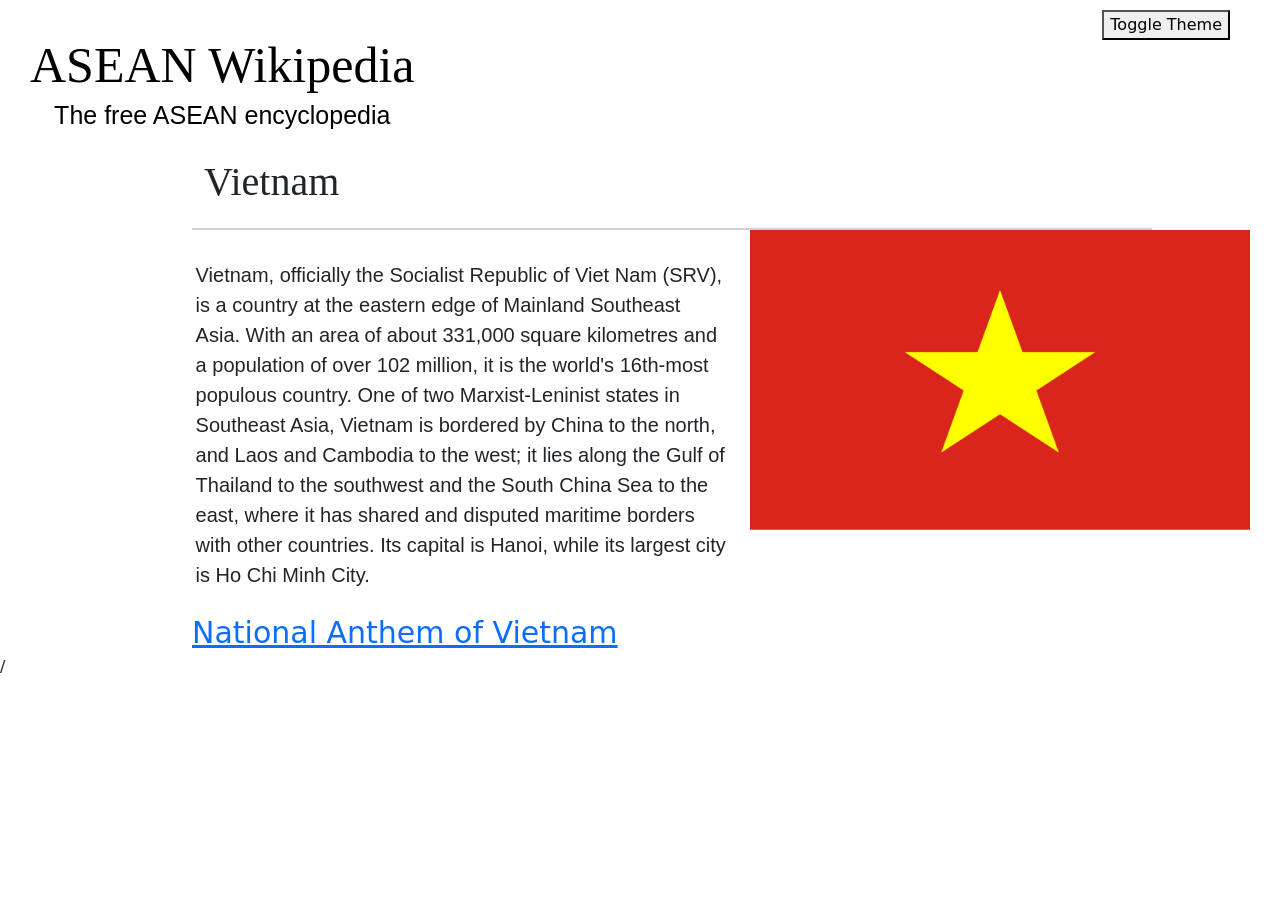
<file: Vietnam.html>
<!DOCTYPE html>
<html lang="en">
<head>
    <meta charset="UTF-8">
    <meta name="viewport" content="width=device-width, initial-scale=1.0">
    <title>Vietnam</title>
    <link href="https://cdn.jsdelivr.net/npm/bootstrap@5.0.2/dist/css/bootstrap.min.css" rel="stylesheet" integrity="sha384-EVSTQN3/azprG1Anm3QDgpJLIm9Nao0Yz1ztcQTwFspd3yD65VohhpuuCOmLASjC" crossorigin="anonymous">
    <link href="style.css" rel="stylesheet">
</head>
<body>
    <button class="theme-button" onclick="toggleTheme()">Toggle Theme</button>
    <button class=title-button>
      <a href="index.html" class="title-all" style="margin-left: 20px; margin-top: 20px;">
      <div class="row title">
            <p> ASEAN Wikipedia <p>
       </div>
       <div class="row sub-title">
            <p>The free ASEAN encyclopedia</p>
         </div>
     </a>
    </button>
    <div class="row title-country">
        <p>Vietnam</p>
    </div>
    <div class="row">
    <div class="col body">
        Vietnam, officially the Socialist Republic of Viet Nam (SRV), is a country at the eastern edge of Mainland Southeast Asia. With an area of about 331,000 square kilometres and a population of over 102 million, it is the world's 16th-most populous country. One of two Marxist-Leninist states in Southeast Asia, Vietnam is bordered by China to the north, and Laos and Cambodia to the west; it lies along the Gulf of Thailand to the southwest and the South China Sea to the east, where it has shared and disputed maritime borders with other countries. Its capital is Hanoi, while its largest city is Ho Chi Minh City.
    </div>
    <div class="col img">
        <img src="Flags/Flag_of_Vietnam.svg.webp" alt="Flag_of_Vietnam" width="500px" height="300px">
    </div>
    </div>
    <div class="col National-Anthem">
        <a href="https://www.youtube.com/watch?v=GGmvmw_0Oys" target="_blank">National Anthem of Vietnam</a>
    </div>
    <script>
        function toggleTheme() {
            document.body.classList.toggle("dark-theme");
        }
    </script>
/</body>
</html>
</file>
<file: style.css>
.title{
            font-family: 'Times New Roman', Times, serif;
            font-size: 50px;
            margin-top: 40px; 
            margin-left: auto;
            line-height: 0%;
        }
        .sub-title{
            font-size: 25px;
            font-family: 'Gill Sans', 'Gill Sans MT', Calibri, 'Trebuchet MS', sans-serif;
            margin-top: 0%; 
            margin-left: auto;
        }
        .title-country{
            font-family: 'Times New Roman', Times, serif;
            width: 75%;
            font-size: 40px;
            margin-left: 15%;
            border-bottom: 2px solid lightgray;
        }
        .body{
            font-family: 'Gill Sans', 'Gill Sans MT', Calibri, 'Trebuchet MS', sans-serif;
            font-size: 20px;
            margin-left: 15%;
            margin-top: 30px;
            line-height: 30px;
        }
        .img {
            margin-left:absolute;
        }
        .National-Anthem{
            font-size: 30px;
            margin-left: 15%;
            margin-top: 20px;
        }
        .theme-button{
            position: absolute;
            top: 10px;
            right: 50px;
        }
        .dark-theme {
            background-color: #000000;
            color: #ffffff;
            a {
                color: #ffffff;
            } 
        }
        .title-button{
            background-color: transparent;
            border: none;
        }
        .title-all{
            text-decoration: none;
            color: black;
            
        }
</file>
